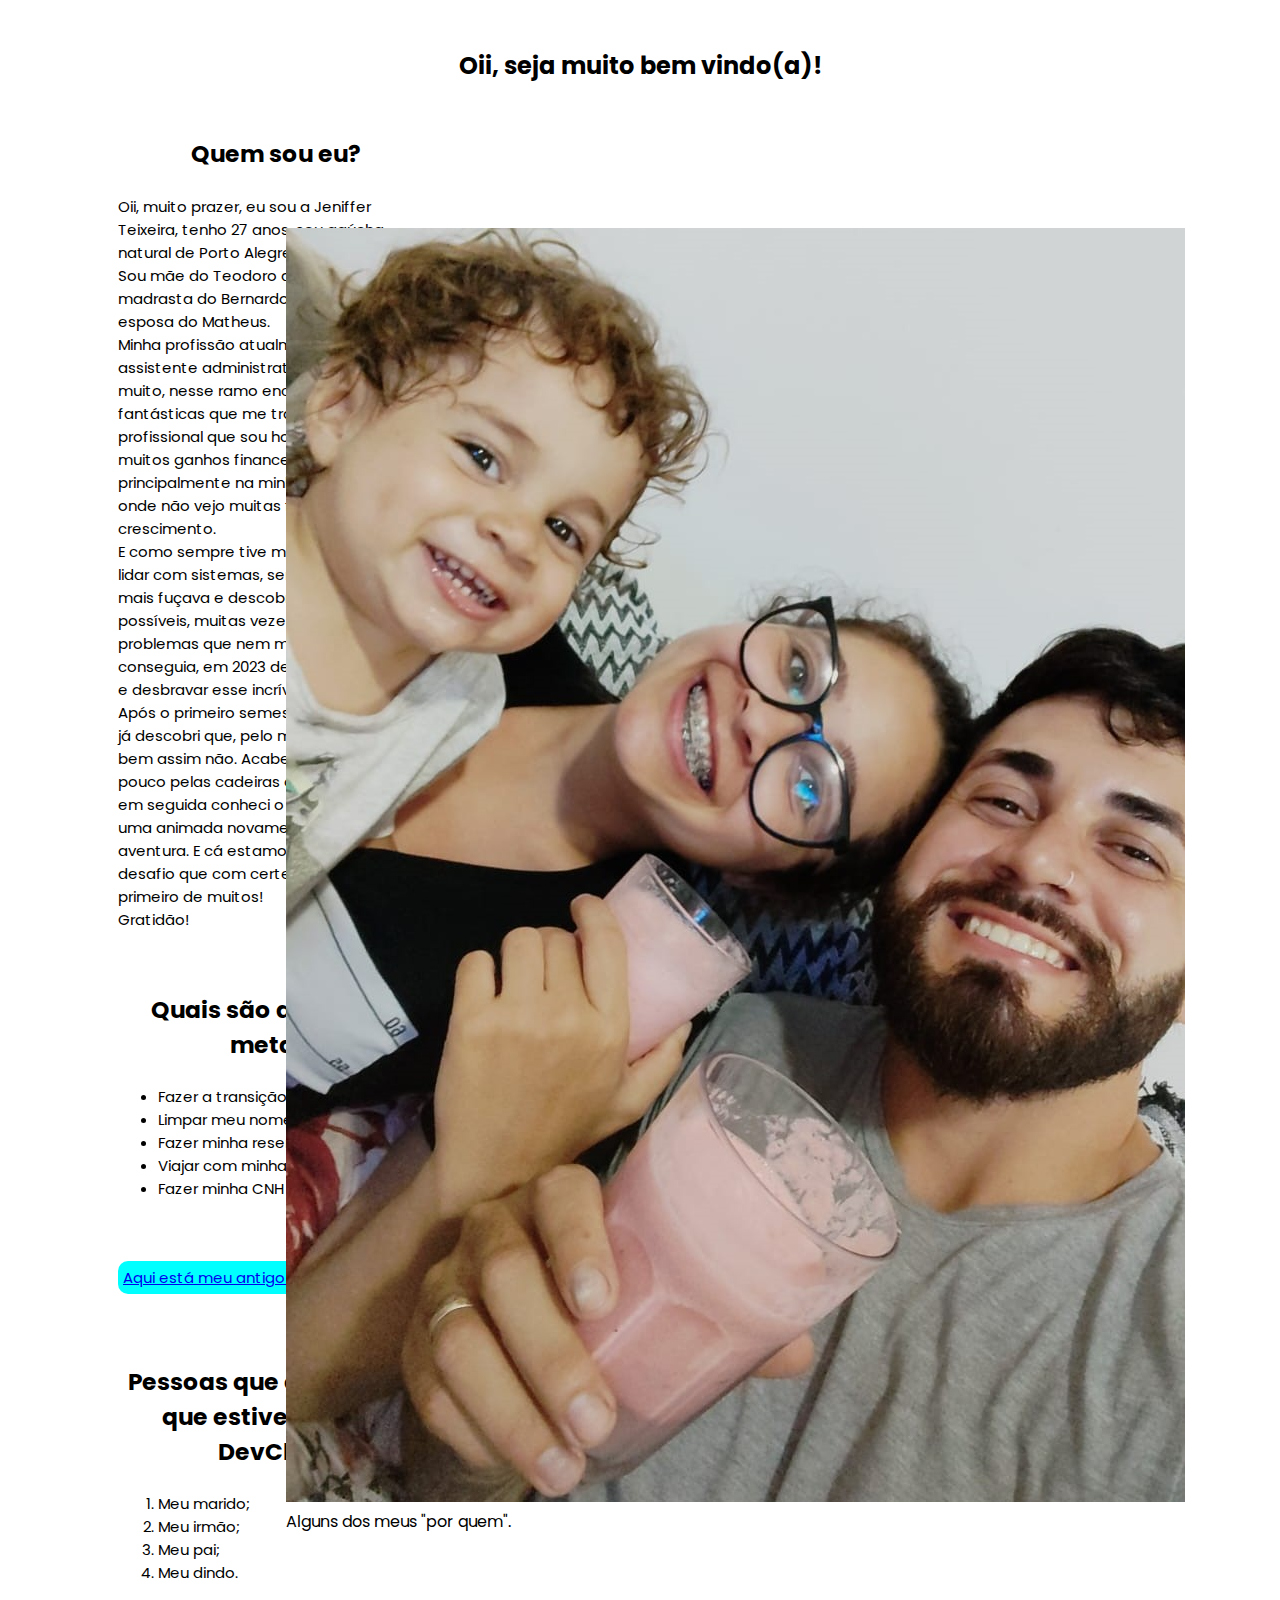
<file: Desafio1/index.html>
<!DOCTYPE html>
<html lang="pt-br">

<head>
    <link rel="preconnect" href="https://fonts.googleapis.com">
    <link rel="preconnect" href="https://fonts.gstatic.com" crossorigin>
    <link href="https://fonts.googleapis.com/css2?family=Poppins:wght@300;500&display=swap" rel="stylesheet">
    <meta charset="UTF-8">
    <meta name="viewport" content="width=device-width, initial-scale=1.0">
    <link rel="stylesheet" href="style.css">
    <title>Desafio 1 </title>
</head>

<body>
    <header class="topo">
        <h2> Oii, seja muito bem vindo(a)!</h2>
    </header>
    <div class="tudo">
        <br>
        <section class="quemsou">
            <span><h3> Quem sou eu? </h3></span>
            <p> Oii, muito prazer, eu sou a Jeniffer Teixeira, tenho 27 anos, sou gaúcha, natural de Porto Alegre/RS.
                <br>
                Sou mãe do Teodoro de 2 anos, madrasta do Bernardo de 7 anos e esposa do Matheus.
                <br>
                Minha profissão atualmente é de assistente administrativo, da qual gosto muito, nesse ramo encontrei
                pessoas
                fantásticas que me transformaram na profissional que sou hoje. Mas que não há muitos ganhos financeiros,
                principalmente na minha empresa atual, onde não vejo muitas formas de crescimento.
                <br>
                E como sempre tive muita facilidade em lidar com sistemas, sempre fui a que mais fuçava e descobria mais
                funções
                possíveis, muitas vezes resolvia alguns problemas que nem mesmo o suporte conseguia, em 2023 decidi
                encarar
                a área e
                desbravar esse incrível mundo digital.
                <br>
                Após o primeiro semestre de faculdade, já descobri que, pelo menos por lá, não é bem assim não. Acabei
                desanimando
                um pouco pelas cadeiras que peguei, mas em seguida conheci o Rodolfo, e já deu uma animada novamente
                para
                essa
                aventura. E cá estamos, produzindo esse desafio que com certeza, o será o primeiro de muitos!
                <br>
                Gratidão!
            </p>
            <br>
            <span><h3> Quais são as minhas metas? </h3></span>
            <ul>
                <li> Fazer a transição de carreira; </li>
                <li> Limpar meu nome; </li>
                <li> Fazer minha reserva financeira; </li>
                <li> Viajar com minha família; </li>
                <li> Fazer minha CNH de carro. </li>
            </ul>
            <br>
            <br>
            <button> <a href="https://www.linkedin.com/in/jeniffer-teixeira-bb96b0296/"> Aqui está meu antigo
                    LinkedIn</a>
            </button>
            <br>
            <br>
            <span><h3> Pessoas que eu gostaria que estivessem no DevClub?</h3> </span>
            <ol>
                <li> Meu marido; </li>
                <li> Meu irmão; </li>
                <li> Meu pai; </li>
                <li> Meu dindo.</li>
            </ol>
        </section>
        <br>
        <aside class="foto">
            <figure>
                <img src="./IMG-20240106-WA0051.jpg"
                    alt="Uma foto da minha família, à esquerda eu, meu filho Teodoro e meu marido Matheus">
                <figcaption> Alguns dos meus "por quem". </figcaption>
            </figure>
        </aside>
    </div>
</body>

</html>
</file>
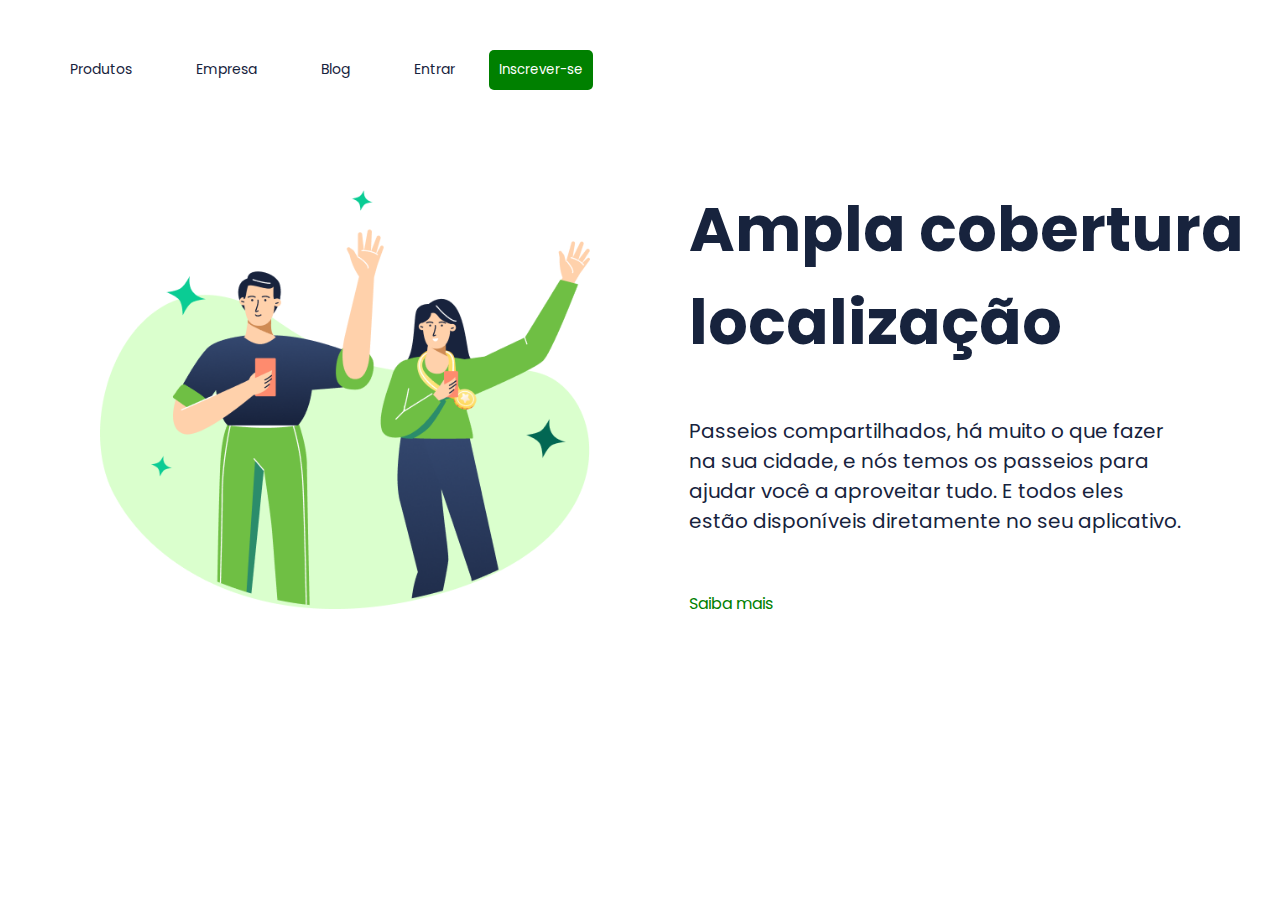
<file: Desafio3/index.html>
<!DOCTYPE html>

<head>
    <meta charset="UTF-8">
    <meta name="viewport" content="width=device-width, initial-scale=1.0">
    <link rel="preconnect" href="https://fonts.googleapis.com">
    <link rel="preconnect" href="https://fonts.gstatic.com" crossorigin>
    <link href="https://fonts.googleapis.com/css2?family=Poppins:wght@400;500;700&display=swap" rel="stylesheet">
    <link rel="stylesheet" href="./style.css">
    <title>Desafio 3</title>
</head>

<body>

    <header>
        <a class="link">Produtos</a>
        <a class="link">Empresa</a>
        <a class="link">Blog</a>
        <a class="link">Entrar</a>
        <Button>Inscrever-se</Button>
    </header>

    <section>
        <img class="img" src="./img/(Positive) Congratulation You get 40 point for your ride.png">

    </section>

    <aside>
        <h1>Ampla cobertura localização</h1>
        <p>Passeios compartilhados, há muito o que fazer na sua cidade, e nós temos os passeios para ajudar você a
            aproveitar tudo. E todos eles estão disponíveis diretamente no seu aplicativo.</p>
        <a class="link2">Saiba mais</a>
    </aside>

</body>

</html>
</file>
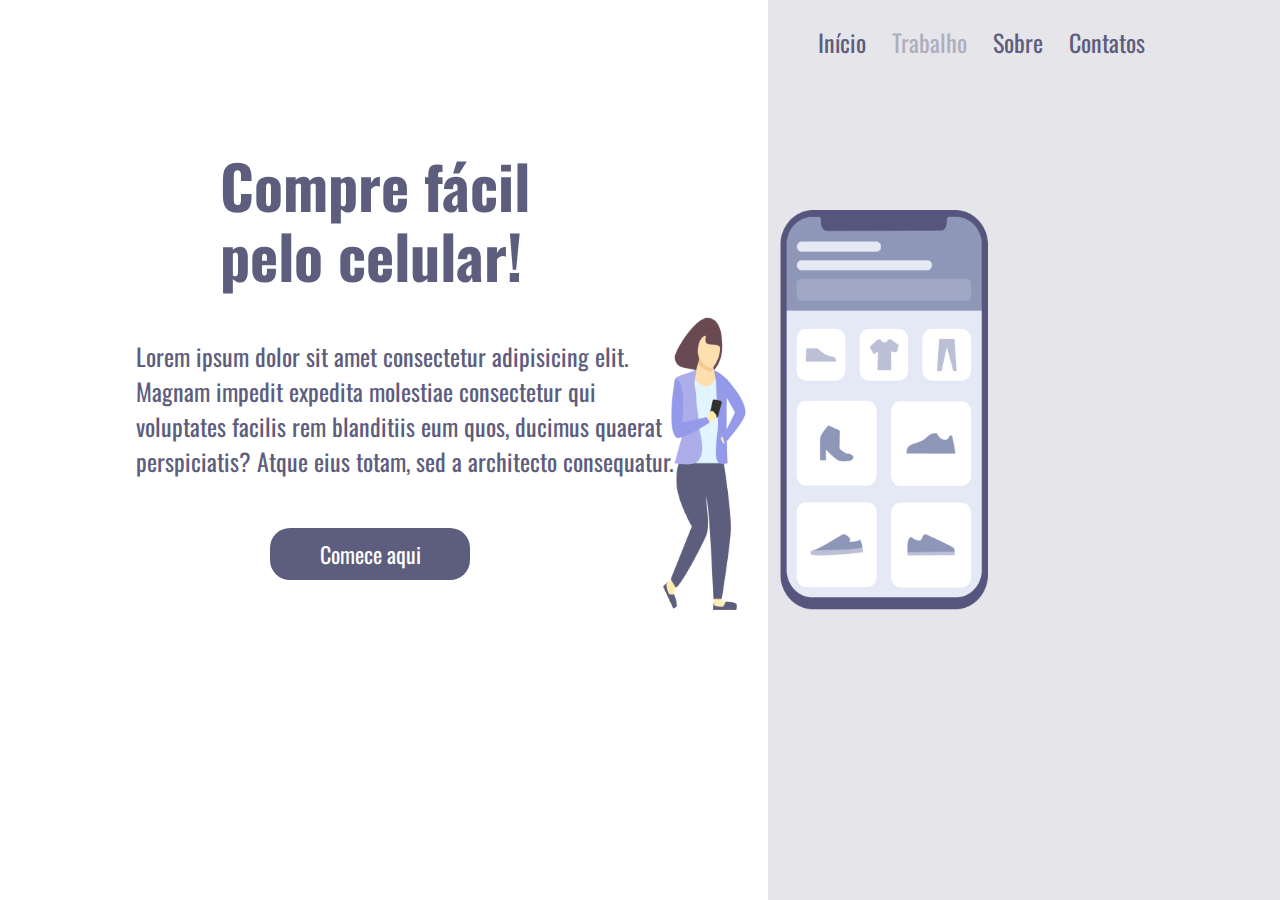
<file: Desafio4/index.html>
<!DOCTYPE html>
<html lang="pt-br">

<head>
    <meta charset="UTF-8">
    <meta name="viewport" content="width=device-width, initial-scale=1.0">
    <link rel="stylesheet" href="./style.css">
    <link rel="preconnect" href="https://fonts.googleapis.com">
    <link rel="preconnect" href="https://fonts.gstatic.com" crossorigin>
    <link href="https://fonts.googleapis.com/css2?family=Oswald&display=swap" rel="stylesheet">
    <title>Desafio 4</title>
</head>

<body>
    <div class="texto">
        <h1> Compre fácil pelo celular!</h1>
        <br>
        <p>Lorem ipsum dolor sit amet consectetur adipisicing elit. Magnam impedit expedita molestiae consectetur qui
            voluptates facilis rem blanditiis eum quos, ducimus quaerat perspiciatis? Atque eius totam, sed a architecto
            consequatur.</p>
        <br>
        <button>Comece aqui</button>
    </div>
    <div class="menu">
        <div class="link">
            <a>Início</a>
            <a class="outro">Trabalho</a>
            <a>Sobre</a>
            <a>Contatos</a>
        </div>
        <figure>
            <img src="./img/Illustration-3-3.png">
        </figure>
    </div>

</body>

</html>
</file>
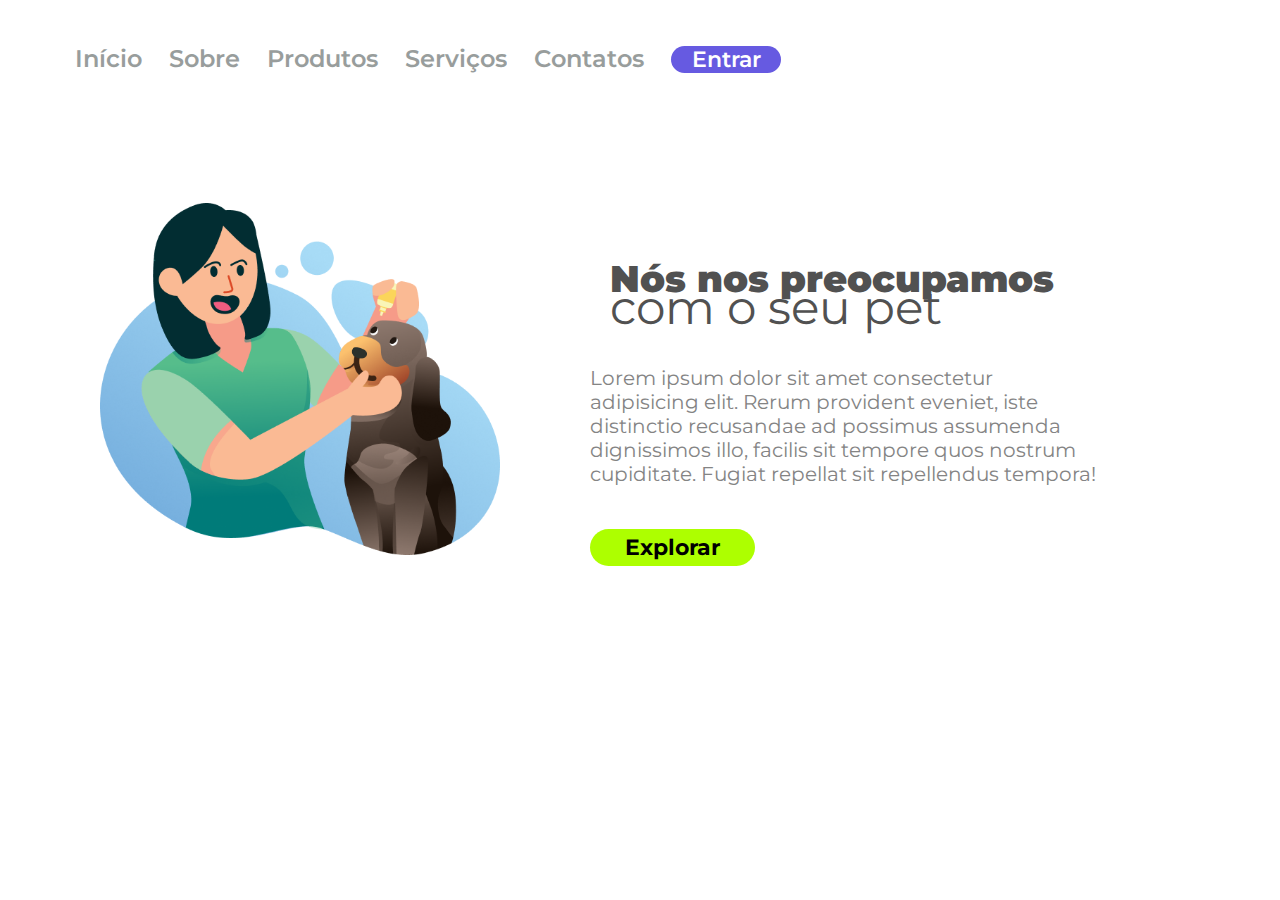
<file: Desafio5/index.html>
<!DOCTYPE html>
<html lang="pt-br">

<head>
    <meta charset="UTF-8">
    <meta name="viewport" content="width=device-width, initial-scale=1.0">
    <link rel="stylesheet" href="./style.css">
    <title>Desafio 5</title>
    <link rel="preconnect" href="https://fonts.googleapis.com">
    <link rel="preconnect" href="https://fonts.gstatic.com" crossorigin>
    <link href="https://fonts.googleapis.com/css2?family=Montserrat:ital,wght@0,400..900;1,100..900&display=swap"
        rel="stylesheet">
</head>

<body>
    <header>
        <a>Início</a>
        <a>Sobre</a>
        <a>Produtos</a>
        <a>Serviços</a>
        <a>Contatos</a>
        <button class="b1">Entrar</button>
    </header>
    <section>
        <img src="./Illustration 2.png" alt="Logo do site">
    </section>
    <aside>
        <h1>Nós nos preocupamos</h1>
        <h3>com o seu pet</h3>
        <p>Lorem ipsum dolor sit amet consectetur adipisicing elit. Rerum provident eveniet, iste distinctio recusandae
            ad possimus assumenda dignissimos illo, facilis sit tempore quos nostrum cupiditate. Fugiat repellat sit
            repellendus tempora!</p>
        <button class="b2">Explorar</button>
    </aside>

</body>

</html>
</file>
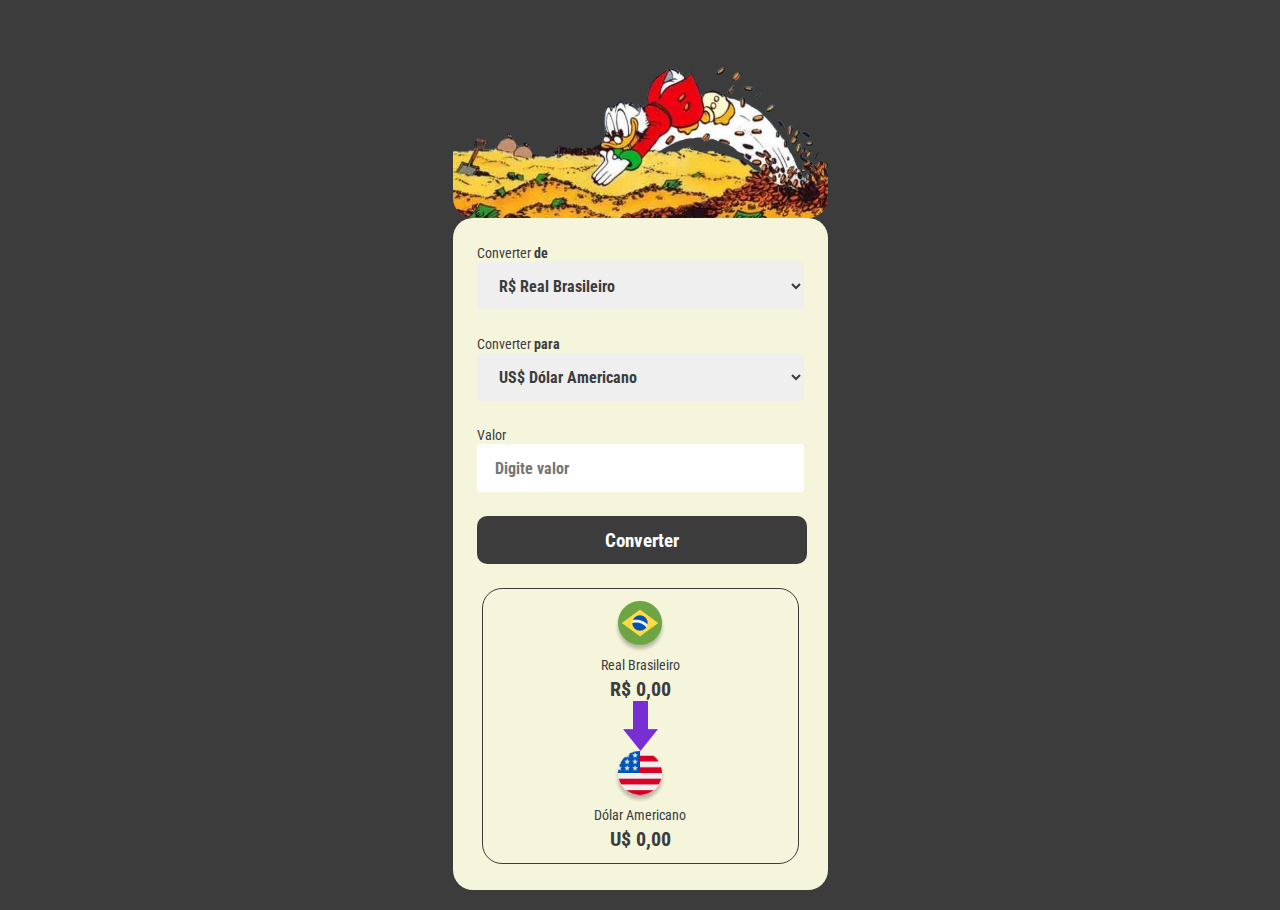
<file: Desafio7/index.html>
<!DOCTYPE html>
<html lang="pt-br">

<head>
    <meta charset="UTF-8">
    <meta name="viewport" content="width=device-width, initial-scale=1.0">
    <link rel="stylesheet" href="./style.css">

    <link rel="preconnect" href="https://fonts.googleapis.com">
    <link rel="preconnect" href="https://fonts.gstatic.com" crossorigin>
    <link href="https://fonts.googleapis.com/css2?family=Roboto+Condensed:ital,wght@0,100..900;1,100..900&display=swap"
        rel="stylesheet">

    <title>Desafio 7 - JavaScript</title>
</head>

<body>
    <img class="logo1" src="./img/operação-tio-patinhas-removebg-preview.png">
    <main>
        <label>
            Converter <b>de</b>
            <select class="select-convert">
                <option value="real">R$ Real Brasileiro</option>
                
            </select>
        </label>

        <label>
            Converter <b>para</b>
            <select class="select-convertido">
                <option value="dolar">US$ Dólar Americano</option>
                <option value="real">R$ Real Brasileiro</option>
                <option value="euro">€ Euro</option>
                <option value="libra">£ Libra</option>
                <option value="bitcoin">₿ Bitcoin</option>
            </select>
        </label>

        <label>
        Valor
        <input class="input" placeholder="Digite valor">
    </label>

        <button class="convert-button">Converter</button>

        <section>
            <div class="box1">
                <img src="./img/brasil 2.png" alt="Bandeira do Brasil">
                <p class="moeda">Real Brasileiro</p>
                <p class="valor-convert"> R$ 0,00</p>
            </div>

            <img class="seta1" src="./img/Vector.png" alt="Seta para baixo">
            
            <div class="box1">
                <img class="moedaImg" src="./img/estados-unidos (1) 1.png" alt="Bandeira dos Estados Unidos">
                <p class="moeda" id="nome">Dólar Americano</p>
                <p class="valor"> U$ 0,00</p>
            </div>
        </section>
    </main>    
</body>
<script src="./arquivo.js"></script>

</html>
</file>
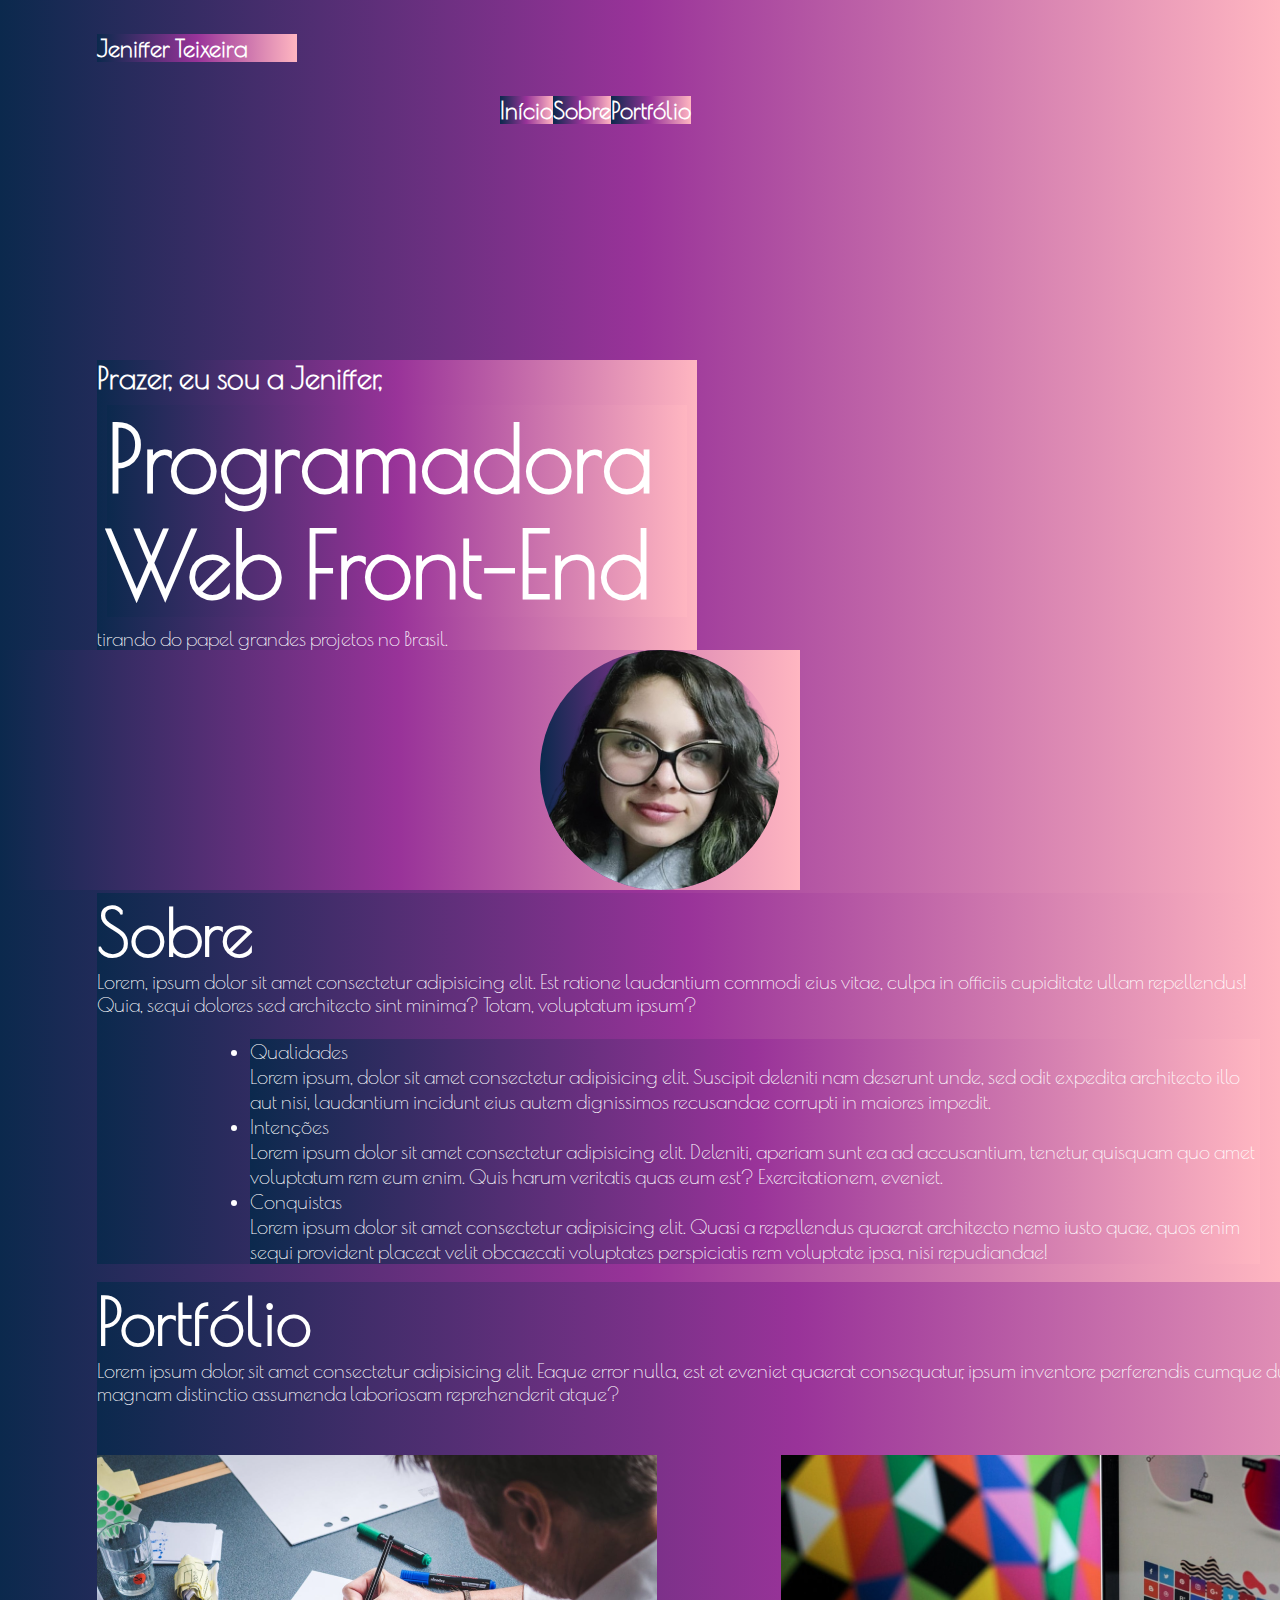
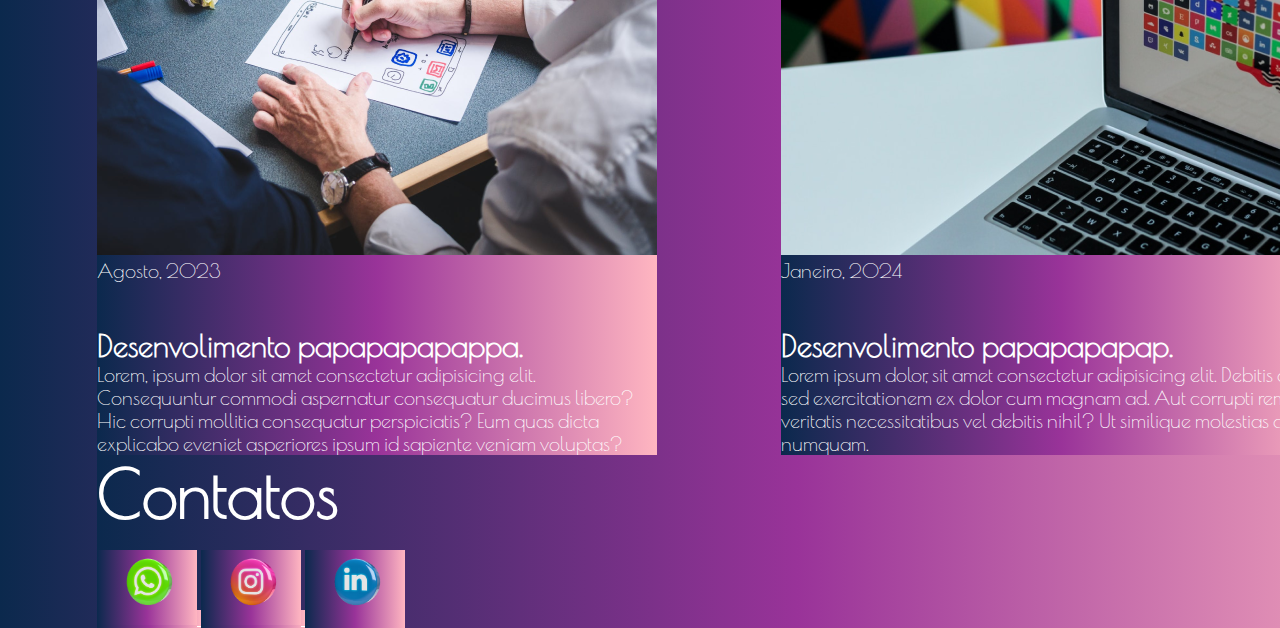
<file: Desafio2/Projeto/index.html>
<!DOCTYPE html>
<html lang="pt-br">

<head>
    <meta charset="UTF-8">
    <meta name="viewport" content="width=device-width, initial-scale=1.0">
    <link rel="preconnect" href="https://fonts.googleapis.com">
    <link rel="preconnect" href="https://fonts.gstatic.com" crossorigin>
    <link href="https://fonts.googleapis.com/css2?family=Poiret+One&display=swap" rel="stylesheet">
    <link rel="stylesheet" href="style.css">
    <title>Projeto 1</title>
</head>

<body>
    <header>
        <div class="topo">
            <p>Jeniffer Teixeira</p>
        </div>
        <div class="links">
            <link>
            <p>Início</p>
            <link>
            <p>Sobre</p>
            <link>
            <p>Portfólio</p>
        </div>
    </header>

    <br>
    <section>
        <h2>Prazer, eu sou a Jeniffer,</h2>
        <h1>Programadora
            <br>Web Front-End
        </h1>
        <p>tirando do papel grandes projetos no Brasil.</p>

    </section>
    <aside>
        <img class="foto" src="./img/eu-removebg-preview.png" alt="Minha foto de apresentação">
    </aside>
    <br>
    <article class="sobre">
        <h3>Sobre</h3>
        <p> Lorem, ipsum dolor sit amet consectetur adipisicing elit. Est ratione laudantium commodi eius vitae, culpa
            in
            officiis cupiditate ullam repellendus! Quia, sequi dolores sed architecto sint minima? Totam, voluptatum
            ipsum?
            <br>
            <br>
        </p>
        <div class="lista">
            <ul>
                <li>Qualidades</li>
                <p>Lorem ipsum, dolor sit amet consectetur adipisicing elit. Suscipit deleniti nam deserunt unde, sed
                    odit
                    expedita architecto illo aut nisi, laudantium incidunt eius autem dignissimos recusandae corrupti in
                    maiores
                    impedit.</p>
                <li>Intenções</li>
                <p>Lorem ipsum dolor sit amet consectetur adipisicing elit. Deleniti, aperiam sunt ea ad accusantium,
                    tenetur,
                    quisquam quo amet voluptatum rem eum enim. Quis harum veritatis quas eum est? Exercitationem,
                    eveniet.</p>
                <li>Conquistas</li>
                <p>Lorem ipsum dolor sit amet consectetur adipisicing elit. Quasi a repellendus quaerat architecto nemo
                    iusto
                    quae, quos enim sequi provident placeat velit obcaecati voluptates perspiciatis rem voluptate ipsa,
                    nisi
                    repudiandae!</p>
            </ul>
        </div>
    </article>
    <br>
    <div class="port">
        <h3>Portfólio</h3>
        <p>Lorem ipsum dolor, sit amet consectetur adipisicing elit. Eaque error nulla, est et eveniet quaerat
            consequatur, ipsum inventore perferendis cumque ducimus, deleniti illo! Illo magnam distinctio assumenda
            laboriosam reprehenderit atque?</p>
        <figure class="img">
            <img src="./img/1.png">
            <figcaption>Agosto, 2023</figcaption>
            <br>
            <br>
            <h2>Desenvolimento papapapapappa.</h2>
            <p>Lorem, ipsum dolor sit amet consectetur adipisicing elit. Consequuntur commodi aspernatur consequatur
                ducimus
                libero? Hic corrupti mollitia consequatur perspiciatis? Eum quas dicta explicabo eveniet asperiores
                ipsum id
                sapiente veniam voluptas?</p>
        </figure>

        <figure class="img">
            <img src="./img/2.png">
            <figcaption>Janeiro, 2024</figcaption>
            <br>
            <br>
            <h2>Desenvolimento papapapapap.</h2>
            <p>Lorem ipsum dolor, sit amet consectetur adipisicing elit. Debitis corrupti sed exercitationem ex dolor
                cum
                magnam ad. Aut corrupti rem, veritatis necessitatibus vel debitis nihil? Ut similique molestias adipisci
                numquam.</p>
        </figure>
    </div>

    <footer>
        <h3>Contatos</h3>

        <br>
            <div class="wpp">
                <a href="https://wa.me/5551989554498" class="rede">
                    <img class="logo" src="./img/wpp.png" alt="Logo do WhatsApp">
                </a>

            </div>
            <div class="insta">

                <a href="https://www.instagram.com/adevjeni/" class="rede">
                    <img class="logo" src="./img/insta.png" alt="Logo do Instagram">
                </a>
            </div>
            <div class="in">

                <a href="https://www.linkedin.com/in/jeniffer-teixeira-bb96b0296/" class="rede">
                    <img class="logo" src="./img/lin.png" alt="Logo do LinkedIn">
                </a>
            </div>

        

    </footer>

</body>

</html>
</file>
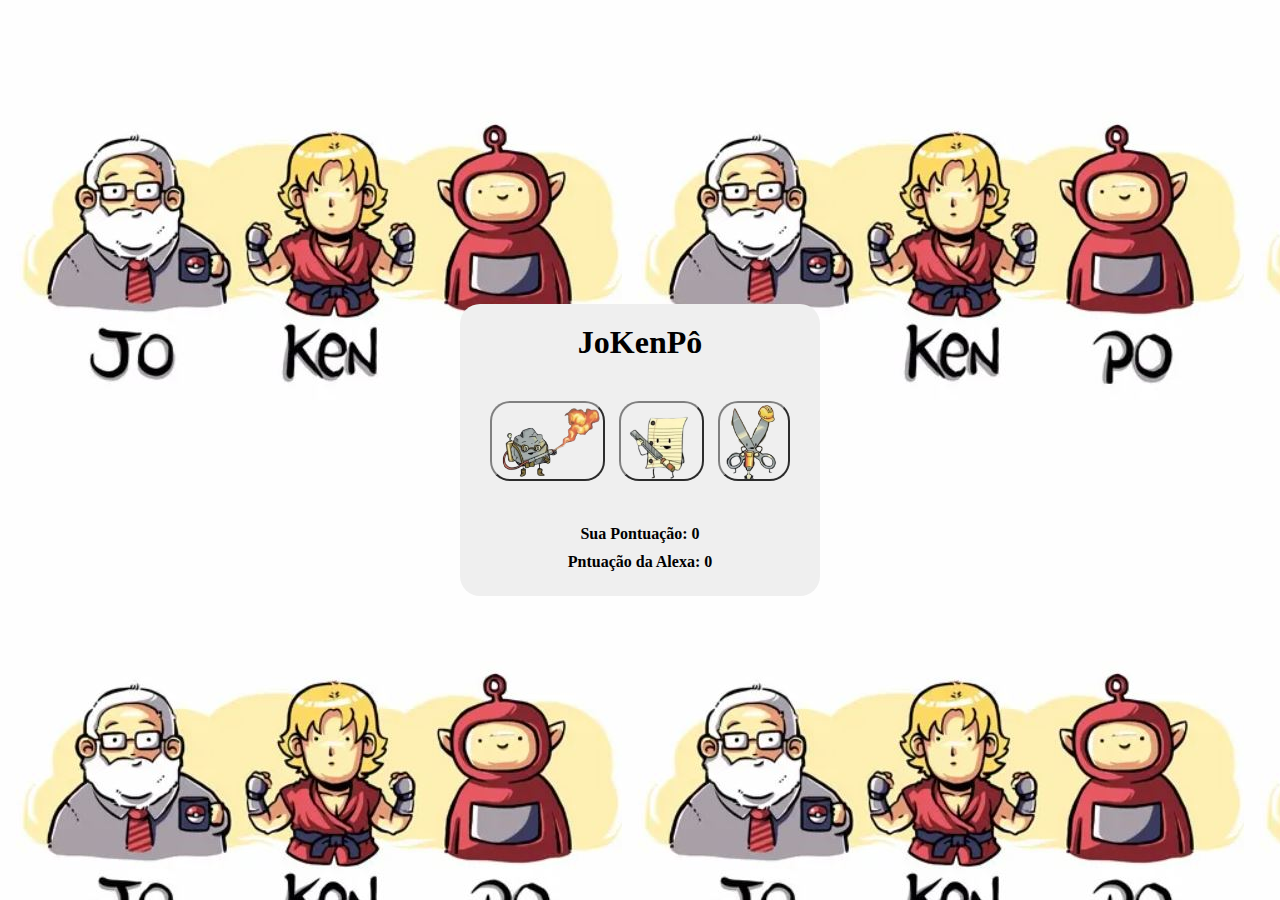
<file: Desafios/Desafio10/index.html>
<!DOCTYPE html>
<html lang="pt-br">

<head>
    <meta charset="UTF-8">
    <meta name="viewport" content="width=device-width, initial-scale=1.0">
    <link rel="stylesheet" href="./style.css">
    <title>Desafio 10 - Jokenpô</title>
</head>

<body>
    <div class="caixa">
        <h1>JoKenPô</h1>
        <div class="botao">
            <button type="button" onclick="human('rock')" id="pedra"><img class="pedra" src="./img/pedra.JPG"></button>
            <button type="button" onclick="human('paper')" id="papel"><img class="papel" src="./img/papel.JPG"></button>
            <button type="button" onclick="human('scissors')" id="tesoura"><img class="tesoura"
                    src="./img/tesoura.JPG"></button>
        </div>
        <p class="resultado"></p>
        <br>
        <p class="score1">Sua Pontuação: <span id="score1">0</span></p>
        <p class="score2"> Pntuação da Alexa: <span id="score2">0</span></p>

    </div>
    <script src="./script.js"></script>

</body>

</html>
</file>
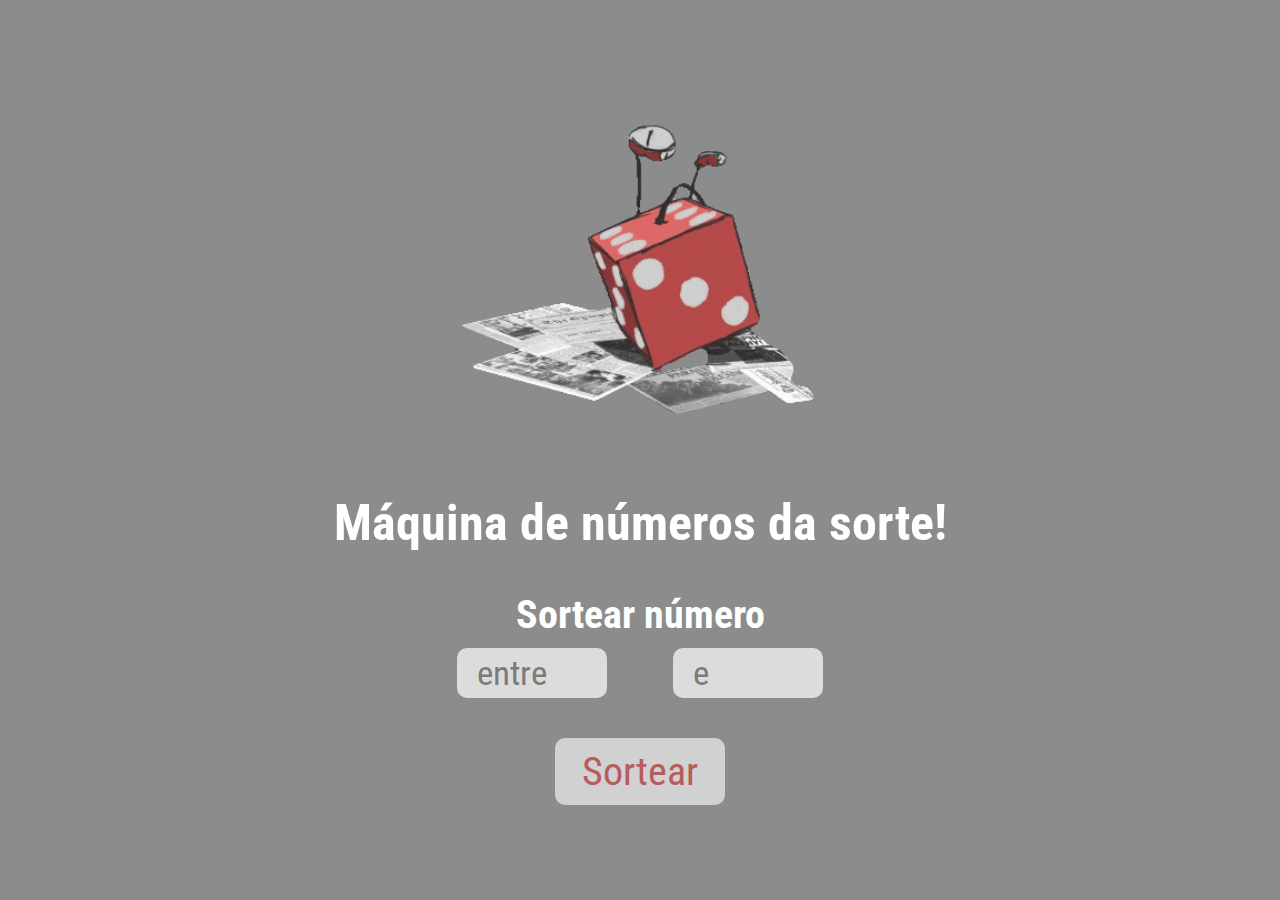
<file: Desafios/Desafio8/index.html>
<!DOCTYPE html>
<html lang="pt-br">

<head>
    <meta charset="UTF-8">
    <meta name="viewport" content="width=device-width, initial-scale=1.0">

    <link rel="preconnect" href="https://fonts.googleapis.com">
    <link rel="preconnect" href="https://fonts.gstatic.com" crossorigin>
    <link href="https://fonts.googleapis.com/css2?family=Roboto+Condensed:ital,wght@400;700&display=swap"
        rel="stylesheet">

    <link rel="stylesheet" href="./style.css">

    <title>Desafio 8- Sorteador </title>
</head>

<body>
    <img src="./img/giphy-1--unscreen.gif">
    <h1>Máquina de números da sorte!</h1>
    <br>
    <h4>Sortear número</h4>
    <div>
        <input placeholder="entre" class="min" type="number">
        <input placeholder="e" class="max" type="number">
    </div>
    <button onclick="gerarnumero()">Sortear</button>
</body>

<script src="./script.js"></script>
</html>
</file>
<file: Desafio1/style.css>
* {
    /* para aplicar em tudo*/
    margin: 10;
    /* margem*/
    padding: 10;
    /* diâmetro */
    box-sizing: border-box;
    /* forma que é calculado as distâncias*/
    font-family: 'Poppins', sans-serif;
}

body {
    padding-top: 20px;
    padding-right: 100px;
    padding-left: 100px;
}

.tudo {
    width: 105%;
    /* tamanho*/
    display: flex;
    /* habilita novas configurações*/
    justify-content: space-between;
    /* justificar texto na horizontal- criar um espaço entre cada item*/
    align-items: center;
    /* linhar itens na vertical - centro*/
}

.topo {
    width: 100%;
    height: 20%;
    display:flex;
    justify-content: center;
    align-items: initial;
    text-align: center;
}

.quemsou {
    width: 35%;
    margin-top: 50px;
    font-size: 15px;
    align-items: left;
    margin: 10px;
}

span {
    text-align: center;
    font-size: 20px;
    font-weight: 10px;
}

.foto {
    width: 70%;
    /* tamanho*/
    display: flex;
    /* habilita novas configurações*/
    justify-content: right;
    /* habilitado pelo display -justifica itens na horizontal - pro final da página*/
    margin-top: 50px;
    /* margem entre os itens - em cima*/
}

button {
    background-color: aqua;
    color: black;
    border: none;
    padding: 5px;
    border-radius: 10px;
    font-size: 15px;
    font-weight: 5px;
    display: flex;
    justify-content: center;
    align-items: initial;
    text-align: center;
}
</file>
<file: Desafio3/style.css>
* {
    font-family: 'Poppins', sans-serif;
    margin: 0;
    box-sizing: border-box;
    padding: 0;
    color: #17233D;
}

header {
    width: 100%;
    font-size: 14px;
    margin-top: 50px;
    margin-left: 40px;
}

.link {
    display: inline;
    width: 70px;
    margin: 30px;
    cursor: pointer;
}

button {
    border-radius: 5px;
    padding: 10px;
    background-color: green !important;
    border: 0;
    color: white;
    cursor: pointer;
}

section {
    width: 600px;
    display: inline-block;
}

.img {
    Width: 500px;
    margin-left: 100px;
    margin-top: 100px;
}

aside {
    width: 400px;
    margin-left: 85px;
    display: inline-block;

}

h1 {
    width: 580px;
    font-size: 62px;
    margin-bottom: 47px;
}

p {
    width: 495px;
    font-size: 20px;
    margin-bottom: 55px;
}

.link2 {
    width: 200px;
    cursor: pointer;
    color: green;
}

button {
    background-color: aquamarine;
}

@media screen and (max-width: 600px) {
    header {
        width: 500px;
        margin-top: 40px;
        margin-left: 35px;
    }

    .link {
        margin: 20px;
    }
    section {
        width: 550px;
    }
    button {
        padding: 7px;
    }

    .img {
        margin-left: 55px;
        margin-top: 60px;
    }

    aside {
        margin-left: 55px;
    }

    h1 {
        width: 500px;
        font-size: 46px;
        margin-bottom: 40px;
        line-height: 45px;
        text-align: center;
    }

    .link2 {
        margin-left: 196px;
    }
}
</file>
<file: Desafio4/style.css>
* {
    margin: 0;
    padding: 0;
    box-sizing: border-box;
    font-family: 'Oswald', sans-serif;
    color: #5D5D7D;
}

h1 {
    margin-top: 150px;
    margin-left: 220px;
    font-size: 60px;
    width: 368px;
    line-height: 70px;
}

p {
    width: 540px;
    font-size: 24px;
    line-height: 35px;
    margin: 25px 0 25px 136px;
}

button {
    width: 200px;
    border-radius: 20px;
    padding: 10px;
    border: none;
    background-color: #5D5D7D;
    color: white;
    font-size: 22px;
    margin-left: 270px;
    cursor: pointer;
}

.texto {
    display: inline-block;
    width: 60%;
}

img {
    height: 400px;
    margin-left: 75px;
    position: relative;
    top: 150px;
    right: 180px;
}

.menu {
    display: inline-block;
    width: 40%;
    height: 100vh;
    background-color: rgba(93, 93, 125, 0.16);
    position: absolute;
}

.link {
    width: 500px;
    margin-left: 50px;
    margin-top: 24px;
    font-size: 24px;
}

a {
    margin-right: 20px;
    cursor: pointer;
}

.outro {
    opacity: 0.4;
}

@media screen and (max-width: 600px) {
    h1 {
        width: 180px;
        font-size: 36px;
        margin: 58px 97px 0 97px;
        line-height: 40px;
    }

    img {
        height: 320px;
        margin-left: 234px;
        position: relative;
        top: 55px;
    }

    p {
        width: 309px;
        font-size: 14px;
        line-height: 20px;
        margin: 25px 0 15px 37px;
    }

    button {
        width: 139px;
        border-radius: 20px;
        padding: 10px;
        border: none;
        background-color: #5D5D7D;
        color: white;
        font-size: 20px;
        margin-left: 120px;
        margin-bottom: 10px;
    }

    .menu {
        width: 100%;
        display: block;
    }
    a {
        margin-right: 10px;
    }
}
</file>
<file: Desafio5/style.css>
* {
    margin: 0;
    padding: 0;
    box-sizing: border-box;
    font-family: "Montserrat", sans-serif;
}

header {
    font-weight: 600;
    font-size: 24px;
    color: #989D9C;
    margin-left: 75px;
    margin-top: 44px;
    cursor: pointer;
}

a {
    margin-right: 20px;
}

section {
    display: inline-block;
}

img {
    width: 400px;
    margin: 130px 86px 0 100px;
    ;
}

aside {
    display: inline-block;
    font-size: 40px;
    color: #515151;
    position: relative;
}

h1 {
    font-weight: 900;
    font-size: 37px;
    line-height: 0px;
    margin-left: 20px;

}

h3 {
    font-weight: 400;
    margin-left: 20px;
}

p {
    font-weight: 400;
    font-size: 20px;
    color: #848484;
    width: 515px;
    margin: 30px 0 30px 0;
}

button {
    cursor: pointer;
}

.b1 {
    background-color: #665AE1;
    Width: 110px;
    font-weight: 600;
    font-size: 22px;
    color: white;
    border: 0;
    pad: 5px;
    border-radius: 50px;
}

.b2 {
    Width: 165px;
    border-radius: 50px;
    background-color: #ADFF00;
    font-weight: 700;
    font-size: 22px;
    border: 0;
    padding: 5px;
}

@media screen and (max-width:600px) {
    img {
        width: 400px;
        margin: 90px 60px 0 60px;
    }

    header {
        font-size: 15px;
        margin-left: 40px;
        margin-top: 44px;
        width: 600px;
    }

    a {
        margin-right: 10px;
    }

    .b1 {
        Width: 80px;
        font-size: 15px;
        border: 0;
    }

    aside {
        font-size: 35px;
        margin: 30px 0 30px 30px;
        width: 600px;
    }

    h1 {
        font-size: 30px;
        margin-left: 20px;
    }

    h3 {
        margin-left: 20px;
    }

    p {
        width: 450px;
        margin: 30px 0 30px 0;
    }

    .b2 {
        margin-left: 126px;
    }
}
</file>
<file: Desafio7/style.css>
* {
  margin: 0;
  padding: 0;
  box-sizing: border-box;
  font-family: "Roboto Condensed", sans-serif;
  outline: none;
  color: #3c3c3c;

}

body {
  background-color: #3c3c3c;
}

.logo1 {
  width: 375px;
  display: block;
  margin: 10px auto 0;
  border-radius: 20px;
}

main {
  width: 375px;
  border-radius: 20px;
  margin: 0 auto 20px ;
  padding: 25px 24px 2px;
  background-color: beige;

}

label {
  font-weight: 400;
  font-size: 14px;
}

select,
input {
  border-radius: 4px;
  height: 48px;
  border: 1px;
  width: 100%;
  margin-bottom: 24px;
  padding-left: 18px;
  font-size: 16px;
  font-weight: 700;
  cursor: pointer;

}

button {
  background-color: #3c3c3c;
  border-radius: 10px;
  width: 330px;
  border: none;
  height: 48px;
  color: white;
  font-size: 19px;
  font-weight: 700;
  cursor: pointer;

}

button:hover {
  opacity: 0.8;
}

button:active {
  opacity: 0.4;
}

section {
  background-color: transparent;
  border: 1px solid #3c3c3c;
  border-radius: 20px;
  margin: 24px 5px;
  padding: 12px;
  display: flex;
  flex-direction: column;
  align-items: center;
}

.seta {
  margin: 15px 0;
}

.box1 {
  display: flex;
  flex-direction: column;
  align-items: center;
  gap: 4px;
}

.moeda {
  color: #3c3c3c;
  font-size: 14px;
  display: flex;
  flex-direction: column;
  align-items: center;

}

.valor, .valor-convert {
  color: #3c3c3c;
  font-size: 20px;
  font-weight: 700;
}
</file>
<file: Desafio2/Projeto/style.css>
* {
    margin: 0;
    padding: 0;
    font-family: 'Poiret One', sans-serif;
    color: white;
    background: linear-gradient(to right, #0b294d, #993399, #ffb6c1);
}

header {
    font-size: 24px;
    font-weight: 600;
    margin-top: 34px;
    margin-bottom: 218px;
    background: transparent;

}

.topo {
    margin-left: 97px;
    margin-right: 371px;
    display: inline-block;
    width: 200px;
    
}
 
.links {
    margin-right: 61px;
    display: flex;
    border: none;
    margin-left: 500px;
    margin-top: 34px;
    width: 100px;
    cursor: pointer;
}

section {
    margin-left: 97px;
    font-size: 20px;
    width: 600px;
    display: inline-block;
}

h1 {
    display: flex;
    justify-content: left;
    font-weight: 800px;
    margin: 10px;
    font-size: 90px;
}

aside {
    display: inline-flex;
    justify-content: right;
    width: 800px;
}

.foto {
    border-radius: 50%;
    width: 30%;
    margin-right: 20px;
    display: inline-block;
}

article {
    margin-left: 97px;
    font-size: 20px;
}

.sobre {
    font-size: 20px;
}

.lista {
    margin-left: 153px;
    font-size: 20px;
    line-height: 25px;
    margin-right: 20px;
}

h3 {
    font-size: 65px;
    font-weight: 800px;
}

.port {
    width: 1400px;
    font-size: 20px;
    margin-left: 97px;

}

.img {
    width: 560px;
    display: inline-block;
    border: 50px;
    margin-right: 120px;
    margin-top: 50px;

}

footer {
    border-top: 120px;
    width: 1400px;
    margin-left: 97px;
}

.logo {
    width: 100px;
    display: inline;
}

.wpp {
    display: inline;
}

.insta {
    display: inline;
}
.in {
    display: inline;
}
</file>
<file: Desafios/Desafio10/style.css>
* {
    margin: 0;
    padding: 0;
    box-sizing: border-box;
}

body {
    background-image: image-set("./img/jokenpo.JPG");
    display: flex;
    justify-content: center;
    align-items: center;
    min-height: 100vh;
}

.caixa {
    padding: 20px;
    background-color: #efefef;
    border-radius: 20px;
    display: flex;
    flex-direction: column;
    align-items: center;
    justify-content: center;
    border: none;
}

button, .pedra, .papel, .tesoura {
    height: 80px;
    cursor: pointer;
    border-radius: 20px;
    border-color: gray;
    transition: opacity 0.3s ease-in-out;
}
button, .botao{
    margin: 20px 5px 5px 5px;
}
button:hover {
    opacity: 0.6;
}

p, .pontos {
    margin: 5px;
    font-weight: bold;
}
</file>
<file: Desafios/Desafio8/style.css>
* {
    margin: 0;
    padding: 0;
    box-sizing: border-box;
    font-family: "Roboto Condensed", sans-serif;
    outline: none;
    border: none;
}

body {
    background-color: #8c8c8c;
    display: flex;
    align-items: center;
    justify-content: center;
    flex-direction: column;
    margin-top: 70px;
    color: white;
}

img {
    width: 400px;
}
h1 {
    font-size: 50px;
}
h4 {
    font-size: 40px;
    margin-top: 20px;
}
input {
    width: 150px;
    height: 50px;
    padding-left: 20px;
    border-radius: 10px;
    font-size:  35px;
    opacity: 0.7;
    margin-top: 10px;
}

.min { 
    margin-right: 62px;
}

button {
    border-radius: 10px;
    margin-top: 40px;
    font-size: 40px;
    width: 170px;
    padding: 10px;
    border: none;
    cursor: pointer;
    opacity: 0.7;
    color: #c74949;
}
button:hover {
    opacity: 0.5;
}
button:active {
    opacity: 0.2;
}
</file>
